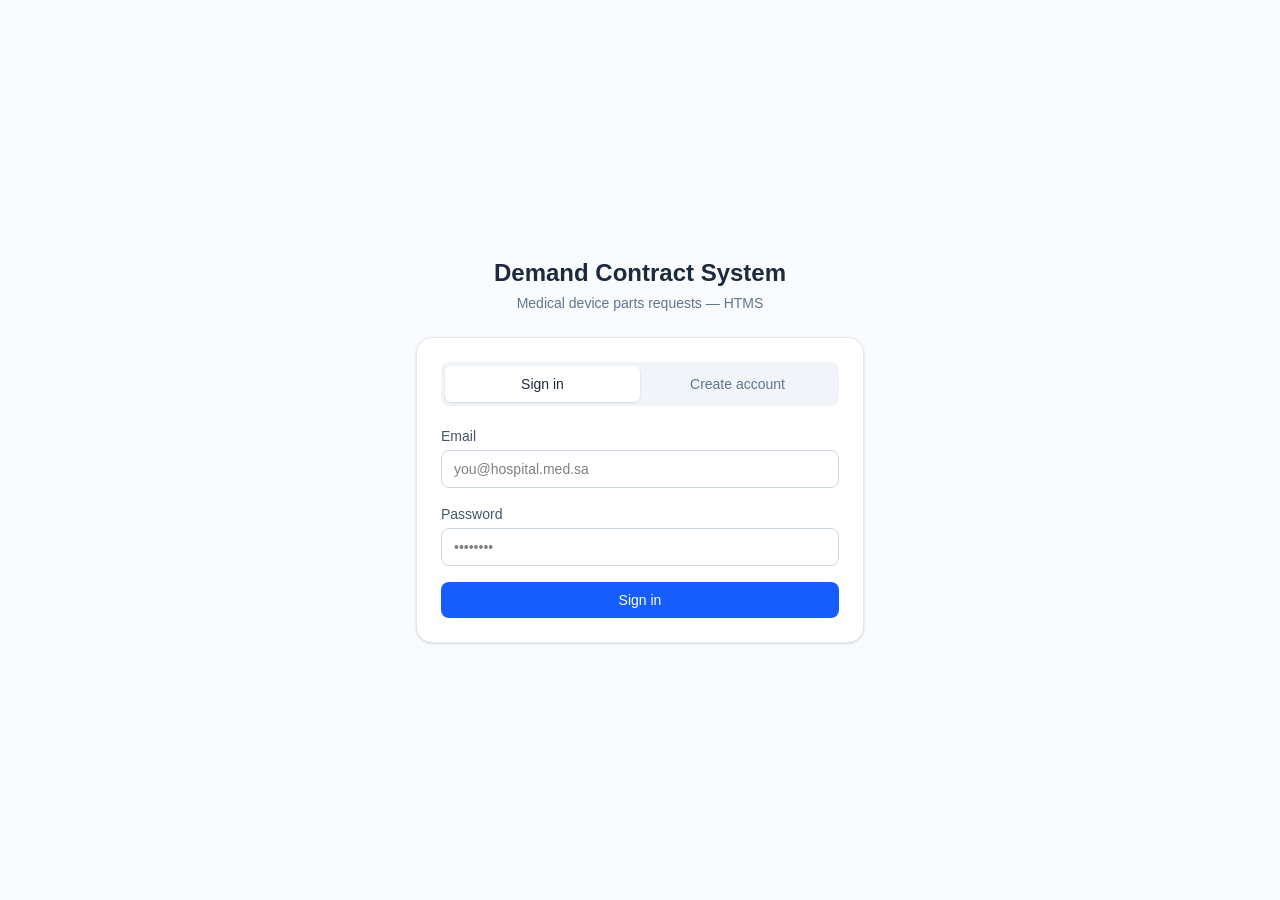
<file: index.html>
<!doctype html>
<html lang="en" dir="ltr">
  <head>
    <meta charset="UTF-8" />
    <meta name="viewport" content="width=device-width, initial-scale=1.0" />
    <title>Demand Contract System</title>
    <script type="module" crossorigin src="./assets/index-Cms1Ssce.js"></script>
    <link rel="stylesheet" crossorigin href="./assets/index-C9RGCdiR.css">
  </head>
  <body>
    <div id="root"></div>
  </body>
</html>
</file>
<file: assets/index-C9RGCdiR.css>
/*! tailwindcss v4.3.3 | MIT License | https://tailwindcss.com */@layer properties{@supports (((-webkit-hyphens:none)) and (not (margin-trim:inline))) or ((-moz-orient:inline) and (not (color:rgb(from red r g b)))){*,:before,:after,::backdrop{--tw-space-y-reverse:0;--tw-border-style:solid;--tw-leading:initial;--tw-font-weight:initial;--tw-tracking:initial;--tw-shadow:0 0 #0000;--tw-shadow-color:initial;--tw-shadow-alpha:100%;--tw-inset-shadow:0 0 #0000;--tw-inset-shadow-color:initial;--tw-inset-shadow-alpha:100%;--tw-ring-color:initial;--tw-ring-shadow:0 0 #0000;--tw-inset-ring-color:initial;--tw-inset-ring-shadow:0 0 #0000;--tw-ring-inset:initial;--tw-ring-offset-width:0px;--tw-ring-offset-color:#fff;--tw-ring-offset-shadow:0 0 #0000;--tw-blur:initial;--tw-brightness:initial;--tw-contrast:initial;--tw-grayscale:initial;--tw-hue-rotate:initial;--tw-invert:initial;--tw-opacity:initial;--tw-saturate:initial;--tw-sepia:initial;--tw-drop-shadow:initial;--tw-drop-shadow-color:initial;--tw-drop-shadow-alpha:100%;--tw-drop-shadow-size:initial}}}@layer theme{:root,:host{--font-sans:-apple-system, BlinkMacSystemFont, "Segoe UI", Roboto, "Helvetica Neue", "Noto Sans", Arial, sans-serif, "Apple Color Emoji", "Segoe UI Emoji", "Segoe UI Symbol", "Noto Color Emoji";--font-mono:ui-monospace, SFMono-Regular, Menlo, Monaco, Consolas, "Liberation Mono", "Courier New", monospace;--color-red-50:oklch(97.1% .013 17.38);--color-red-100:oklch(93.6% .032 17.717);--color-red-200:oklch(88.5% .062 18.334);--color-red-400:oklch(70.4% .191 22.216);--color-red-500:oklch(63.7% .237 25.331);--color-red-600:oklch(57.7% .245 27.325);--color-red-700:oklch(50.5% .213 27.518);--color-orange-100:oklch(95.4% .038 75.164);--color-orange-400:oklch(75% .183 55.934);--color-orange-700:oklch(55.3% .195 38.402);--color-orange-800:oklch(47% .157 37.304);--color-amber-50:oklch(98.7% .022 95.277);--color-amber-100:oklch(96.2% .059 95.617);--color-amber-200:oklch(92.4% .12 95.746);--color-amber-500:oklch(76.9% .188 70.08);--color-amber-700:oklch(55.5% .163 48.998);--color-amber-800:oklch(47.3% .137 46.201);--color-emerald-50:oklch(97.9% .021 166.113);--color-emerald-100:oklch(95% .052 163.051);--color-emerald-200:oklch(90.5% .093 164.15);--color-emerald-500:oklch(69.6% .17 162.48);--color-emerald-600:oklch(59.6% .145 163.225);--color-emerald-700:oklch(50.8% .118 165.612);--color-emerald-800:oklch(43.2% .095 166.913);--color-blue-50:oklch(97% .014 254.604);--color-blue-100:oklch(93.2% .032 255.585);--color-blue-200:oklch(88.2% .059 254.128);--color-blue-300:oklch(80.9% .105 251.813);--color-blue-400:oklch(70.7% .165 254.624);--color-blue-500:oklch(62.3% .214 259.815);--color-blue-600:oklch(54.6% .245 262.881);--color-blue-700:oklch(48.8% .243 264.376);--color-blue-800:oklch(42.4% .199 265.638);--color-slate-50:oklch(98.4% .003 247.858);--color-slate-100:oklch(96.8% .007 247.896);--color-slate-200:oklch(92.9% .013 255.508);--color-slate-300:oklch(86.9% .022 252.894);--color-slate-400:oklch(70.4% .04 256.788);--color-slate-500:oklch(55.4% .046 257.417);--color-slate-600:oklch(44.6% .043 257.281);--color-slate-700:oklch(37.2% .044 257.287);--color-slate-800:oklch(27.9% .041 260.031);--color-black:#000;--color-white:#fff;--spacing:.25rem;--container-xs:20rem;--container-md:28rem;--container-lg:32rem;--container-2xl:42rem;--container-3xl:48rem;--container-6xl:72rem;--text-xs:.75rem;--text-xs--line-height:calc(1 / .75);--text-sm:.875rem;--text-sm--line-height:calc(1.25 / .875);--text-lg:1.125rem;--text-lg--line-height:calc(1.75 / 1.125);--text-xl:1.25rem;--text-xl--line-height:calc(1.75 / 1.25);--text-2xl:1.5rem;--text-2xl--line-height:calc(2 / 1.5);--text-4xl:2.25rem;--text-4xl--line-height:calc(2.5 / 2.25);--font-weight-normal:400;--font-weight-medium:500;--font-weight-semibold:600;--font-weight-bold:700;--tracking-wide:.025em;--leading-tight:1.25;--leading-snug:1.375;--radius-md:.375rem;--radius-lg:.5rem;--radius-xl:.75rem;--radius-2xl:1rem;--animate-spin:spin 1s linear infinite;--default-transition-duration:.15s;--default-transition-timing-function:cubic-bezier(.4, 0, .2, 1);--default-font-family:var(--font-sans);--default-mono-font-family:var(--font-mono)}}@layer base{*,:after,:before,::backdrop{box-sizing:border-box;border:0 solid;margin:0;padding:0}::file-selector-button{box-sizing:border-box;border:0 solid;margin:0;padding:0}html,:host{-webkit-text-size-adjust:100%;-moz-tab-size:4;tab-size:4;line-height:1.5;font-family:var(--default-font-family,-apple-system, BlinkMacSystemFont, "Segoe UI", Roboto, "Helvetica Neue", "Noto Sans", Arial, sans-serif, "Apple Color Emoji", "Segoe UI Emoji", "Segoe UI Symbol", "Noto Color Emoji");font-feature-settings:var(--default-font-feature-settings,normal);font-variation-settings:var(--default-font-variation-settings,normal);-webkit-tap-highlight-color:transparent}hr{height:0;color:inherit;border-top-width:1px}abbr:where([title]){-webkit-text-decoration:underline dotted;text-decoration:underline dotted}h1,h2,h3,h4,h5,h6{font-size:inherit;font-weight:inherit}a{color:inherit;-webkit-text-decoration:inherit;text-decoration:inherit}b,strong{font-weight:bolder}code,kbd,samp,pre{font-family:var(--default-mono-font-family,ui-monospace, SFMono-Regular, Menlo, Monaco, Consolas, "Liberation Mono", "Courier New", monospace);font-feature-settings:var(--default-mono-font-feature-settings,normal);font-variation-settings:var(--default-mono-font-variation-settings,normal);font-size:1em}small{font-size:80%}sub,sup{vertical-align:baseline;font-size:75%;line-height:0;position:relative}sub{bottom:-.25em}sup{top:-.5em}table{text-indent:0;border-color:inherit;border-collapse:collapse}:-moz-focusring:where(:not(iframe)){outline:auto}progress{vertical-align:baseline}summary{display:list-item}ol,ul,menu{list-style:none}img,svg,video,canvas,audio,iframe,embed,object{vertical-align:middle;display:block}img,video{max-width:100%;height:auto}button,input,select,optgroup,textarea{font:inherit;font-feature-settings:inherit;font-variation-settings:inherit;letter-spacing:inherit;color:inherit;opacity:1;background-color:#0000;border-radius:0}::file-selector-button{font:inherit;font-feature-settings:inherit;font-variation-settings:inherit;letter-spacing:inherit;color:inherit;opacity:1;background-color:#0000;border-radius:0}:where(select:is([multiple],[size])) optgroup{font-weight:bolder}:where(select:is([multiple],[size])) optgroup option{padding-inline-start:20px}::file-selector-button{margin-inline-end:4px}::placeholder{opacity:1}@supports (not ((-webkit-appearance:-apple-pay-button))) or (contain-intrinsic-size:1px){::placeholder{color:currentColor}@supports (color:color-mix(in lab,red,red)){::placeholder{color:color-mix(in oklab,currentcolor 50%,transparent)}}}textarea{resize:vertical}::-webkit-search-decoration{-webkit-appearance:none}::-webkit-date-and-time-value{min-height:1lh;text-align:inherit}::-webkit-datetime-edit{display:inline-flex}::-webkit-datetime-edit-fields-wrapper{padding:0}::-webkit-datetime-edit{padding-block:0}::-webkit-datetime-edit-year-field{padding-block:0}::-webkit-datetime-edit-month-field{padding-block:0}::-webkit-datetime-edit-day-field{padding-block:0}::-webkit-datetime-edit-hour-field{padding-block:0}::-webkit-datetime-edit-minute-field{padding-block:0}::-webkit-datetime-edit-second-field{padding-block:0}::-webkit-datetime-edit-millisecond-field{padding-block:0}::-webkit-datetime-edit-meridiem-field{padding-block:0}::-webkit-calendar-picker-indicator{line-height:1}:-moz-ui-invalid{box-shadow:none}button,input:where([type=button],[type=reset],[type=submit]){-webkit-appearance:button;-moz-appearance:button;appearance:button}::file-selector-button{-webkit-appearance:button;-moz-appearance:button;appearance:button}::-webkit-inner-spin-button{height:auto}::-webkit-outer-spin-button{height:auto}[hidden]:where(:not([hidden=until-found])){display:none!important}}@layer components;@layer utilities{.visible{visibility:visible}.absolute{position:absolute}.fixed{position:fixed}.relative{position:relative}.static{position:static}.sticky{position:sticky}.inset-0{top:0;right:0;bottom:0;left:0}.inset-x-0{inset-inline:0}.-top-0\.5{top:calc(var(--spacing) * -.5)}.top-0{top:0}.-right-0\.5{right:calc(var(--spacing) * -.5)}.right-0{right:0}.bottom-0{bottom:0}.z-30{z-index:30}.z-40{z-index:40}.z-50{z-index:50}.-mx-1{margin-inline:calc(var(--spacing) * -1)}.mx-auto{margin-inline:auto}.-mt-3{margin-top:calc(var(--spacing) * -3)}.mt-0\.5{margin-top:calc(var(--spacing) * .5)}.mt-1{margin-top:var(--spacing)}.mt-2{margin-top:calc(var(--spacing) * 2)}.mt-3{margin-top:calc(var(--spacing) * 3)}.mt-4{margin-top:calc(var(--spacing) * 4)}.mt-5{margin-top:calc(var(--spacing) * 5)}.mr-1{margin-right:var(--spacing)}.mb-0\.5{margin-bottom:calc(var(--spacing) * .5)}.mb-1{margin-bottom:var(--spacing)}.mb-2{margin-bottom:calc(var(--spacing) * 2)}.mb-3{margin-bottom:calc(var(--spacing) * 3)}.mb-4{margin-bottom:calc(var(--spacing) * 4)}.mb-5{margin-bottom:calc(var(--spacing) * 5)}.mb-6{margin-bottom:calc(var(--spacing) * 6)}.-ml-2{margin-left:calc(var(--spacing) * -2)}.ml-auto{margin-left:auto}.block{display:block}.flex{display:flex}.grid{display:grid}.hidden{display:none}.inline-block{display:inline-block}.table{display:table}.h-2{height:calc(var(--spacing) * 2)}.h-2\.5{height:calc(var(--spacing) * 2.5)}.h-4{height:calc(var(--spacing) * 4)}.h-5{height:calc(var(--spacing) * 5)}.h-6{height:calc(var(--spacing) * 6)}.h-8{height:calc(var(--spacing) * 8)}.h-10{height:calc(var(--spacing) * 10)}.h-14{height:calc(var(--spacing) * 14)}.h-28{height:calc(var(--spacing) * 28)}.h-\[18px\]{height:18px}.h-full{height:100%}.max-h-64{max-height:calc(var(--spacing) * 64)}.max-h-96{max-height:calc(var(--spacing) * 96)}.max-h-\[92vh\]{max-height:92vh}.min-h-screen{min-height:100vh}.w-4{width:calc(var(--spacing) * 4)}.w-5{width:calc(var(--spacing) * 5)}.w-6{width:calc(var(--spacing) * 6)}.w-8{width:calc(var(--spacing) * 8)}.w-10{width:calc(var(--spacing) * 10)}.w-80{width:calc(var(--spacing) * 80)}.w-full{width:100%}.max-w-2xl{max-width:var(--container-2xl)}.max-w-3xl{max-width:var(--container-3xl)}.max-w-6xl{max-width:var(--container-6xl)}.max-w-\[90vw\]{max-width:90vw}.max-w-\[180px\]{max-width:180px}.max-w-\[200px\]{max-width:200px}.max-w-\[280px\]{max-width:280px}.max-w-md{max-width:var(--container-md)}.max-w-xs{max-width:var(--container-xs)}.min-w-0{min-width:0}.min-w-\[18px\]{min-width:18px}.min-w-full{min-width:100%}.flex-1{flex:1}.animate-spin{animation:var(--animate-spin)}.cursor-pointer{cursor:pointer}.grid-cols-1{grid-template-columns:repeat(1,minmax(0,1fr))}.grid-cols-2{grid-template-columns:repeat(2,minmax(0,1fr))}.grid-cols-3{grid-template-columns:repeat(3,minmax(0,1fr))}.flex-col{flex-direction:column}.flex-wrap{flex-wrap:wrap}.items-center{align-items:center}.items-end{align-items:flex-end}.items-start{align-items:flex-start}.justify-between{justify-content:space-between}.justify-center{justify-content:center}.justify-end{justify-content:flex-end}.gap-1{gap:var(--spacing)}.gap-1\.5{gap:calc(var(--spacing) * 1.5)}.gap-2{gap:calc(var(--spacing) * 2)}.gap-3{gap:calc(var(--spacing) * 3)}.gap-4{gap:calc(var(--spacing) * 4)}.gap-5{gap:calc(var(--spacing) * 5)}:where(.space-y-1>:not(:last-child)){--tw-space-y-reverse:0;margin-block-start:calc(var(--spacing) * var(--tw-space-y-reverse));margin-block-end:calc(var(--spacing) * calc(1 - var(--tw-space-y-reverse)))}:where(.space-y-2>:not(:last-child)){--tw-space-y-reverse:0;margin-block-start:calc(calc(var(--spacing) * 2) * var(--tw-space-y-reverse));margin-block-end:calc(calc(var(--spacing) * 2) * calc(1 - var(--tw-space-y-reverse)))}:where(.space-y-3>:not(:last-child)){--tw-space-y-reverse:0;margin-block-start:calc(calc(var(--spacing) * 3) * var(--tw-space-y-reverse));margin-block-end:calc(calc(var(--spacing) * 3) * calc(1 - var(--tw-space-y-reverse)))}:where(.space-y-4>:not(:last-child)){--tw-space-y-reverse:0;margin-block-start:calc(calc(var(--spacing) * 4) * var(--tw-space-y-reverse));margin-block-end:calc(calc(var(--spacing) * 4) * calc(1 - var(--tw-space-y-reverse)))}:where(.space-y-5>:not(:last-child)){--tw-space-y-reverse:0;margin-block-start:calc(calc(var(--spacing) * 5) * var(--tw-space-y-reverse));margin-block-end:calc(calc(var(--spacing) * 5) * calc(1 - var(--tw-space-y-reverse)))}.gap-x-6{column-gap:calc(var(--spacing) * 6)}.gap-y-1{row-gap:var(--spacing)}.truncate{text-overflow:ellipsis;white-space:nowrap;overflow:hidden}.overflow-hidden{overflow:hidden}.overflow-x-auto{overflow-x:auto}.overflow-y-auto{overflow-y:auto}.rounded{border-radius:.25rem}.rounded-2xl{border-radius:var(--radius-2xl)}.rounded-full{border-radius:3.40282e38px}.rounded-lg{border-radius:var(--radius-lg)}.rounded-md{border-radius:var(--radius-md)}.rounded-xl{border-radius:var(--radius-xl)}.rounded-t-2xl{border-top-left-radius:var(--radius-2xl);border-top-right-radius:var(--radius-2xl)}.border{border-style:var(--tw-border-style);border-width:1px}.border-4{border-style:var(--tw-border-style);border-width:4px}.border-t{border-top-style:var(--tw-border-style);border-top-width:1px}.border-b{border-bottom-style:var(--tw-border-style);border-bottom-width:1px}.border-amber-200{border-color:var(--color-amber-200)}.border-blue-200{border-color:var(--color-blue-200)}.border-blue-300{border-color:var(--color-blue-300)}.border-blue-400{border-color:var(--color-blue-400)}.border-emerald-200{border-color:var(--color-emerald-200)}.border-red-200{border-color:var(--color-red-200)}.border-slate-50{border-color:var(--color-slate-50)}.border-slate-100{border-color:var(--color-slate-100)}.border-slate-200{border-color:var(--color-slate-200)}.border-slate-300{border-color:var(--color-slate-300)}.border-t-blue-600{border-top-color:var(--color-blue-600)}.bg-amber-50{background-color:var(--color-amber-50)}.bg-amber-100{background-color:var(--color-amber-100)}.bg-amber-500{background-color:var(--color-amber-500)}.bg-black\/40{background-color:#0006}@supports (color:color-mix(in lab,red,red)){.bg-black\/40{background-color:color-mix(in oklab,var(--color-black) 40%,transparent)}}.bg-blue-50\/50{background-color:#eff6ff80}@supports (color:color-mix(in lab,red,red)){.bg-blue-50\/50{background-color:color-mix(in oklab,var(--color-blue-50) 50%,transparent)}}.bg-blue-50\/60{background-color:#eff6ff99}@supports (color:color-mix(in lab,red,red)){.bg-blue-50\/60{background-color:color-mix(in oklab,var(--color-blue-50) 60%,transparent)}}.bg-blue-100{background-color:var(--color-blue-100)}.bg-blue-500{background-color:var(--color-blue-500)}.bg-blue-600{background-color:var(--color-blue-600)}.bg-emerald-50{background-color:var(--color-emerald-50)}.bg-emerald-100{background-color:var(--color-emerald-100)}.bg-emerald-500{background-color:var(--color-emerald-500)}.bg-emerald-600{background-color:var(--color-emerald-600)}.bg-orange-100{background-color:var(--color-orange-100)}.bg-red-50{background-color:var(--color-red-50)}.bg-red-100{background-color:var(--color-red-100)}.bg-red-500{background-color:var(--color-red-500)}.bg-red-600{background-color:var(--color-red-600)}.bg-slate-50{background-color:var(--color-slate-50)}.bg-slate-100{background-color:var(--color-slate-100)}.bg-slate-200{background-color:var(--color-slate-200)}.bg-white{background-color:var(--color-white)}.object-cover{object-fit:cover}.p-0{padding:0}.p-1{padding:var(--spacing)}.p-2{padding:calc(var(--spacing) * 2)}.p-3{padding:calc(var(--spacing) * 3)}.p-4{padding:calc(var(--spacing) * 4)}.p-5{padding:calc(var(--spacing) * 5)}.p-6{padding:calc(var(--spacing) * 6)}.p-8{padding:calc(var(--spacing) * 8)}.\!px-2{padding-inline:calc(var(--spacing) * 2)!important}.\!px-3{padding-inline:calc(var(--spacing) * 3)!important}.px-1{padding-inline:var(--spacing)}.px-2{padding-inline:calc(var(--spacing) * 2)}.px-2\.5{padding-inline:calc(var(--spacing) * 2.5)}.px-3{padding-inline:calc(var(--spacing) * 3)}.px-4{padding-inline:calc(var(--spacing) * 4)}.px-5{padding-inline:calc(var(--spacing) * 5)}.\!py-1{padding-block:var(--spacing)!important}.py-0\.5{padding-block:calc(var(--spacing) * .5)}.py-1{padding-block:var(--spacing)}.py-1\.5{padding-block:calc(var(--spacing) * 1.5)}.py-2{padding-block:calc(var(--spacing) * 2)}.py-2\.5{padding-block:calc(var(--spacing) * 2.5)}.py-3{padding-block:calc(var(--spacing) * 3)}.py-4{padding-block:calc(var(--spacing) * 4)}.py-6{padding-block:calc(var(--spacing) * 6)}.py-10{padding-block:calc(var(--spacing) * 10)}.pt-4{padding-top:calc(var(--spacing) * 4)}.pb-1{padding-bottom:var(--spacing)}.pb-10{padding-bottom:calc(var(--spacing) * 10)}.pb-24{padding-bottom:calc(var(--spacing) * 24)}.text-center{text-align:center}.text-left{text-align:left}.text-right{text-align:right}.align-middle{vertical-align:middle}.font-mono{font-family:var(--font-mono)}.text-2xl{font-size:var(--text-2xl);line-height:var(--tw-leading,var(--text-2xl--line-height))}.text-4xl{font-size:var(--text-4xl);line-height:var(--tw-leading,var(--text-4xl--line-height))}.text-lg{font-size:var(--text-lg);line-height:var(--tw-leading,var(--text-lg--line-height))}.text-sm{font-size:var(--text-sm);line-height:var(--tw-leading,var(--text-sm--line-height))}.text-xl{font-size:var(--text-xl);line-height:var(--tw-leading,var(--text-xl--line-height))}.text-xs{font-size:var(--text-xs);line-height:var(--tw-leading,var(--text-xs--line-height))}.text-\[10px\]{font-size:10px}.text-\[11px\]{font-size:11px}.leading-none{--tw-leading:1;line-height:1}.leading-snug{--tw-leading:var(--leading-snug);line-height:var(--leading-snug)}.leading-tight{--tw-leading:var(--leading-tight);line-height:var(--leading-tight)}.font-bold{--tw-font-weight:var(--font-weight-bold);font-weight:var(--font-weight-bold)}.font-medium{--tw-font-weight:var(--font-weight-medium);font-weight:var(--font-weight-medium)}.font-normal{--tw-font-weight:var(--font-weight-normal);font-weight:var(--font-weight-normal)}.font-semibold{--tw-font-weight:var(--font-weight-semibold);font-weight:var(--font-weight-semibold)}.tracking-wide{--tw-tracking:var(--tracking-wide);letter-spacing:var(--tracking-wide)}.whitespace-nowrap{white-space:nowrap}.whitespace-pre-wrap{white-space:pre-wrap}.text-amber-700{color:var(--color-amber-700)}.text-amber-800{color:var(--color-amber-800)}.text-blue-600{color:var(--color-blue-600)}.text-blue-700{color:var(--color-blue-700)}.text-blue-800{color:var(--color-blue-800)}.text-emerald-600{color:var(--color-emerald-600)}.text-emerald-700{color:var(--color-emerald-700)}.text-emerald-800{color:var(--color-emerald-800)}.text-orange-700{color:var(--color-orange-700)}.text-orange-800{color:var(--color-orange-800)}.text-red-500{color:var(--color-red-500)}.text-red-600{color:var(--color-red-600)}.text-red-700{color:var(--color-red-700)}.text-slate-300{color:var(--color-slate-300)}.text-slate-400{color:var(--color-slate-400)}.text-slate-500{color:var(--color-slate-500)}.text-slate-600{color:var(--color-slate-600)}.text-slate-700{color:var(--color-slate-700)}.text-slate-800{color:var(--color-slate-800)}.text-white{color:var(--color-white)}.uppercase{text-transform:uppercase}.shadow{--tw-shadow:0 1px 3px 0 var(--tw-shadow-color,#0000001a), 0 1px 2px -1px var(--tw-shadow-color,#0000001a);box-shadow:var(--tw-inset-shadow),var(--tw-inset-ring-shadow),var(--tw-ring-offset-shadow),var(--tw-ring-shadow),var(--tw-shadow)}.shadow-lg{--tw-shadow:0 10px 15px -3px var(--tw-shadow-color,#0000001a), 0 4px 6px -4px var(--tw-shadow-color,#0000001a);box-shadow:var(--tw-inset-shadow),var(--tw-inset-ring-shadow),var(--tw-ring-offset-shadow),var(--tw-ring-shadow),var(--tw-shadow)}.shadow-sm{--tw-shadow:0 1px 3px 0 var(--tw-shadow-color,#0000001a), 0 1px 2px -1px var(--tw-shadow-color,#0000001a);box-shadow:var(--tw-inset-shadow),var(--tw-inset-ring-shadow),var(--tw-ring-offset-shadow),var(--tw-ring-shadow),var(--tw-shadow)}.shadow-xl{--tw-shadow:0 20px 25px -5px var(--tw-shadow-color,#0000001a), 0 8px 10px -6px var(--tw-shadow-color,#0000001a);box-shadow:var(--tw-inset-shadow),var(--tw-inset-ring-shadow),var(--tw-ring-offset-shadow),var(--tw-ring-shadow),var(--tw-shadow)}.filter{filter:var(--tw-blur,) var(--tw-brightness,) var(--tw-contrast,) var(--tw-grayscale,) var(--tw-hue-rotate,) var(--tw-invert,) var(--tw-saturate,) var(--tw-sepia,) var(--tw-drop-shadow,)}.transition{transition-property:color,background-color,border-color,outline-color,text-decoration-color,fill,stroke,--tw-gradient-from,--tw-gradient-via,--tw-gradient-to,opacity,box-shadow,transform,translate,scale,rotate,filter,-webkit-backdrop-filter,backdrop-filter,display,content-visibility,overlay,pointer-events;transition-timing-function:var(--tw-ease,var(--default-transition-timing-function));transition-duration:var(--tw-duration,var(--default-transition-duration))}@media (hover:hover){.hover\:border-blue-400:hover{border-color:var(--color-blue-400)}.hover\:bg-blue-50:hover{background-color:var(--color-blue-50)}.hover\:bg-blue-50\/50:hover{background-color:#eff6ff80}@supports (color:color-mix(in lab,red,red)){.hover\:bg-blue-50\/50:hover{background-color:color-mix(in oklab,var(--color-blue-50) 50%,transparent)}}.hover\:bg-blue-700:hover{background-color:var(--color-blue-700)}.hover\:bg-emerald-700:hover{background-color:var(--color-emerald-700)}.hover\:bg-red-700:hover{background-color:var(--color-red-700)}.hover\:bg-slate-50:hover{background-color:var(--color-slate-50)}.hover\:bg-slate-100:hover{background-color:var(--color-slate-100)}.hover\:text-red-700:hover{color:var(--color-red-700)}.hover\:text-slate-600:hover{color:var(--color-slate-600)}.hover\:underline:hover{text-decoration-line:underline}}.focus\:ring-2:focus{--tw-ring-shadow:var(--tw-ring-inset,) 0 0 0 calc(2px + var(--tw-ring-offset-width)) var(--tw-ring-color,currentcolor);box-shadow:var(--tw-inset-shadow),var(--tw-inset-ring-shadow),var(--tw-ring-offset-shadow),var(--tw-ring-shadow),var(--tw-shadow)}.focus\:ring-blue-500:focus{--tw-ring-color:var(--color-blue-500)}.focus\:ring-orange-400:focus{--tw-ring-color:var(--color-orange-400)}.focus\:ring-red-400:focus{--tw-ring-color:var(--color-red-400)}.focus\:outline-none:focus{--tw-outline-style:none;outline-style:none}.disabled\:cursor-not-allowed:disabled{cursor:not-allowed}.disabled\:opacity-50:disabled{opacity:.5}@media (min-width:40rem){.sm\:col-span-2{grid-column:span 2/span 2}.sm\:block{display:block}.sm\:max-w-3xl{max-width:var(--container-3xl)}.sm\:max-w-lg{max-width:var(--container-lg)}.sm\:grid-cols-2{grid-template-columns:repeat(2,minmax(0,1fr))}.sm\:grid-cols-4{grid-template-columns:repeat(4,minmax(0,1fr))}.sm\:grid-cols-\[1fr_1fr_auto\]{grid-template-columns:1fr 1fr auto}.sm\:items-center{align-items:center}.sm\:rounded-2xl{border-radius:var(--radius-2xl)}.sm\:p-4{padding:calc(var(--spacing) * 4)}}@media (min-width:48rem){.md\:flex{display:flex}.md\:hidden{display:none}.md\:grid-cols-3{grid-template-columns:repeat(3,minmax(0,1fr))}.md\:grid-cols-4{grid-template-columns:repeat(4,minmax(0,1fr))}}@media (min-width:64rem){.lg\:grid-cols-2{grid-template-columns:repeat(2,minmax(0,1fr))}.lg\:grid-cols-3{grid-template-columns:repeat(3,minmax(0,1fr))}.lg\:grid-cols-4{grid-template-columns:repeat(4,minmax(0,1fr))}}}html{-webkit-text-size-adjust:100%}@property --tw-space-y-reverse{syntax:"*";inherits:false;initial-value:0}@property --tw-border-style{syntax:"*";inherits:false;initial-value:solid}@property --tw-leading{syntax:"*";inherits:false}@property --tw-font-weight{syntax:"*";inherits:false}@property --tw-tracking{syntax:"*";inherits:false}@property --tw-shadow{syntax:"*";inherits:false;initial-value:0 0 #0000}@property --tw-shadow-color{syntax:"*";inherits:false}@property --tw-shadow-alpha{syntax:"<percentage>";inherits:false;initial-value:100%}@property --tw-inset-shadow{syntax:"*";inherits:false;initial-value:0 0 #0000}@property --tw-inset-shadow-color{syntax:"*";inherits:false}@property --tw-inset-shadow-alpha{syntax:"<percentage>";inherits:false;initial-value:100%}@property --tw-ring-color{syntax:"*";inherits:false}@property --tw-ring-shadow{syntax:"*";inherits:false;initial-value:0 0 #0000}@property --tw-inset-ring-color{syntax:"*";inherits:false}@property --tw-inset-ring-shadow{syntax:"*";inherits:false;initial-value:0 0 #0000}@property --tw-ring-inset{syntax:"*";inherits:false}@property --tw-ring-offset-width{syntax:"<length>";inherits:false;initial-value:0}@property --tw-ring-offset-color{syntax:"*";inherits:false;initial-value:#fff}@property --tw-ring-offset-shadow{syntax:"*";inherits:false;initial-value:0 0 #0000}@property --tw-blur{syntax:"*";inherits:false}@property --tw-brightness{syntax:"*";inherits:false}@property --tw-contrast{syntax:"*";inherits:false}@property --tw-grayscale{syntax:"*";inherits:false}@property --tw-hue-rotate{syntax:"*";inherits:false}@property --tw-invert{syntax:"*";inherits:false}@property --tw-opacity{syntax:"*";inherits:false}@property --tw-saturate{syntax:"*";inherits:false}@property --tw-sepia{syntax:"*";inherits:false}@property --tw-drop-shadow{syntax:"*";inherits:false}@property --tw-drop-shadow-color{syntax:"*";inherits:false}@property --tw-drop-shadow-alpha{syntax:"<percentage>";inherits:false;initial-value:100%}@property --tw-drop-shadow-size{syntax:"*";inherits:false}@keyframes spin{to{transform:rotate(360deg)}}
</file>
